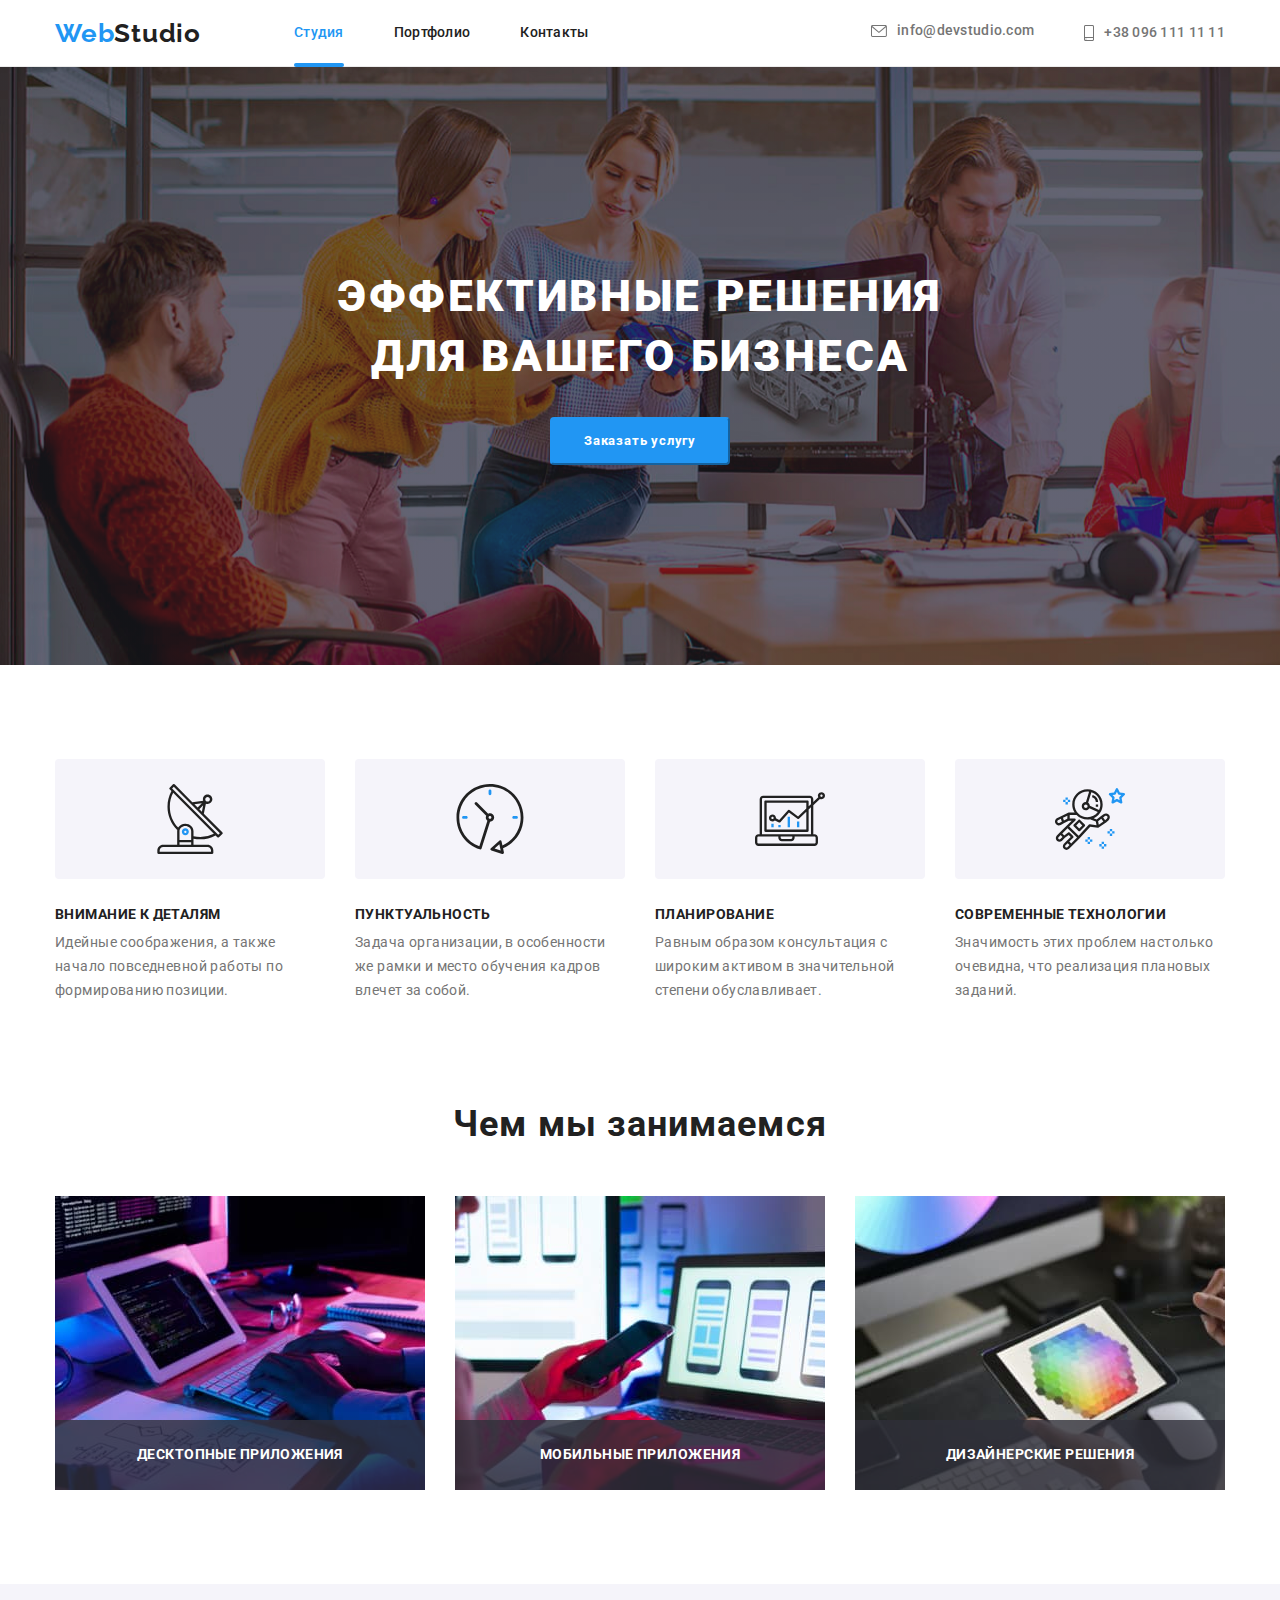
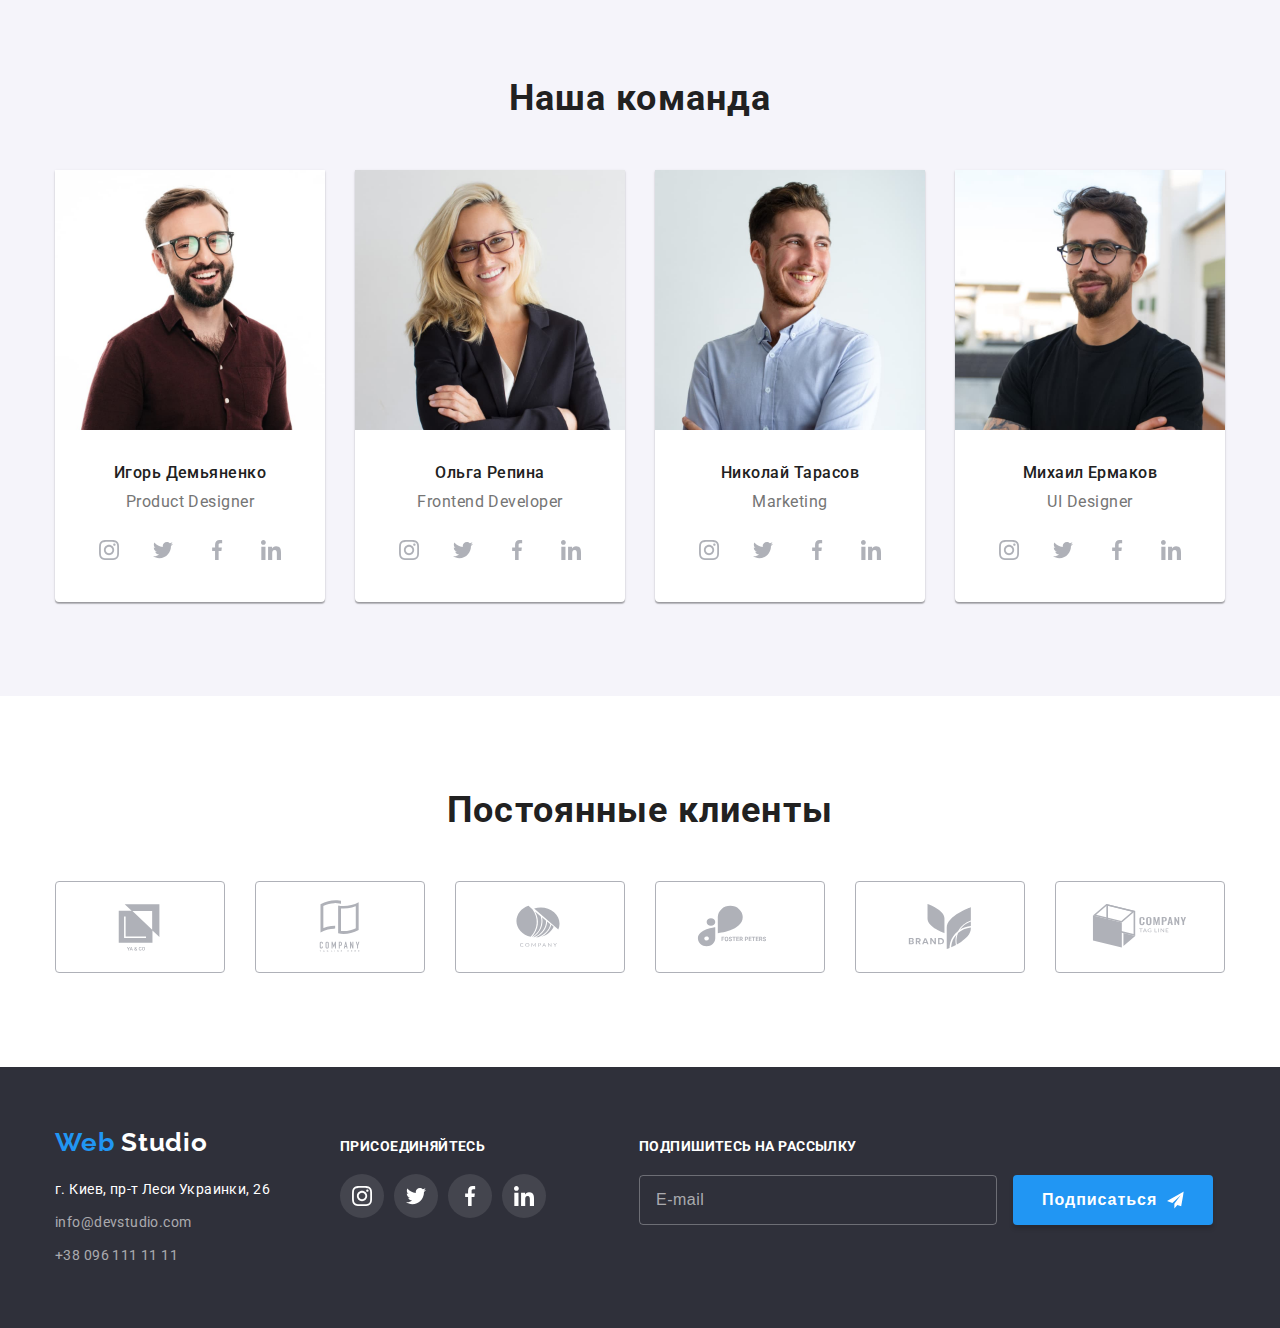
<file: index.html>
<!DOCTYPE html>
<html lang="ru">
<head>
    <meta charset="UTF-8">
    <meta http-equiv="X-UA-Compatible" content="IE=edge">
    <meta name="viewport" content="width=, initial-scale=1.0">
    <title>Студия</title>
    <link rel="stylesheet" href="https://cdnjs.cloudflare.com/ajax/libs/modern-normalize/1.1.0/modern-normalize.min.css"
        integrity="sha512-wpPYUAdjBVSE4KJnH1VR1HeZfpl1ub8YT/NKx4PuQ5NmX2tKuGu6U/JRp5y+Y8XG2tV+wKQpNHVUX03MfMFn9Q=="
        crossorigin="anonymous" referrerpolicy="no-referrer" />
    <link rel="preconnect" href="https://fonts.googleapis.com">
    <link rel="preconnect" href="https://fonts.gstatic.com" crossorigin>
    <link href="https://fonts.googleapis.com/css2?family=Raleway:wght@700&family=Roboto:wght@400;500;700;900&display=swap"
        rel="stylesheet">
        <link rel="stylesheet" href="./styles/styles.css">
        <link rel="preconnect" href="https://fonts.googleapis.com">
        <link rel="preconnect" href="https://fonts.gstatic.com" crossorigin>
        <link href="https://fonts.googleapis.com/css2?family=Oleo+Script:wght@700&display=swap" rel="stylesheet">
</head>
<body>
    <!-- <div class="container"> -->
    <!-- header -->
    <header class="header">
        <div class="container header_container">
        <a class="studio_naming" href=""> <span class="naming_first_part">Web</span>Studio</a>
        <!-- navigation -->
        <nav class="navigation">
            <ul class="links">
                <li class="item"><a class="link link_uncommon" href="./index.html">Студия</a></li>
                <li class="item"><a class="link" href="./portfolio.html">Портфолио</a></li>
                <li class="item"><a class="link" href="">Контакты</a></li>
            </ul>
        </nav>

        <!-- contacts -->
        <ul class="contact_links">
            <li class="item"><a class="link" href="mailto:info@devstudio.com">
                <svg class="header_contact_link" width="16" height="12">
                <use href="./pictures/sprite/sprite.svg#icon-header-mail-icon"> </use>
                </svg> info@devstudio.com</a>
            </li>
            <li class="item"><a class="link" href="tel:+380961111111">
                <svg class="header_contact_link" width="10" height="16">
                    <use href="./pictures/sprite/sprite.svg#icon-header-phone-icon"> </use>
                </svg> +38 096 111 11 11</a></li>
        </ul>
        </div>
    </header>
    <main>

    <!--hero section-->
    <section class="hero">
        <div class="container">
        <h1 class="hero_title">Эффективные решения для вашего бизнеса</h1>
        <button class="btn" type="button" data-modal-open>Заказать услугу</button>
        <div class="backdrop" data-modal>
            <div class="modal_wrapper">
            <button class="modal_btn" type="button" data-modal-close>
                <svg class="xmark" width="11" height="11"> <use href="./pictures/sprite/sprite.svg#icon-xmark"></use>
                </svg>
            </button>
            <form class="modal_form">
                <p>Оставьте свои данные, мы вам перезвоним</p>
                <label class="input_field">
                    <span>Имя</span> 
                    <span class="area">
                        <input type="text" name="name" class="input_area">
                        <svg width="18" height="18" class="field_icon"> 
                            <use href="./pictures/sprite/sprite.svg#icon-avatar"></use>
                        </svg>
                    </span>
                </label>
                <label class="input_field" >
                    <span>Телефон</span>
                    <span class="area">
                        <input type="tel" name="phone number" class="input_area">
                        <svg width="18" height="18" class="field_icon"> 
                            <use href="./pictures/sprite/sprite.svg#icon-phone"></use>
                        </svg>
                    </span>
                </label>
                <label class="input_field">
                    <span>Почта</span>
                    <span class="area">
                        <input type="email" name="email" class="input_area">
                        <svg width="18" height="18" class="field_icon">
                            <use href="./pictures/sprite/sprite.svg#icon-mail"></use>
                        </svg>
                    </span>
                </label>
                <label class="textarea">
                    <span>Комментарий</span>
                    <textarea name="comment" placeholder="Введите текст" ></textarea>
                </label>
                <label class="policy">
                    <input type="checkbox" name="policy accept" class="stock_checkbox">
                    <span class="checkbox"> <svg width="16" height="15" class="checked"> <use href="./pictures/sprite/sprite.svg#icon-check"></use></svg></span>
                    <span>Соглашаюсь с рассылкой и принимаю <a href="">Условия договора</a></span>
                </label>
                <label class="modal-form__submit">
                    <input type="submit" value=" " class="submit_btn">
                    <span class="submit_logo">Отправить</span>
                </label>
            </form>
            </div>
        </div>
        </div>
    </section>

    <!--about section-->
    <section class="about">
        <div class="container">
        <h2 hidden>Приоритеты</h2>
<ul class="about_activity">
    <li class="activity_direction">
        <div class="activity_icon_box"><svg class="activity_icon" width="70" height="70">
            <use href="./pictures/sprite/sprite.svg#icon-antenna-icon"> </use>
        </svg></div>
        <h3 class="activity_naming">Внимание к деталям</h3>
        <p class="activity_description">Идейные соображения, а также начало повседневной работы по формированию позиции.</p>
    </li>
    <li class="activity_direction">
        <div class="activity_icon_box"><svg class="activity_icon" width="70" height="70">
            <use href="./pictures/sprite/sprite.svg#icon-clock-icon"> </use>
        </svg></div>
        <h3 class="activity_naming">Пунктуальность</h3>
        <p class="activity_description">Задача организации, в особенности же рамки и место обучения кадров влечет за собой.</p>
    </li>
    <li class="activity_direction">
        <div class="activity_icon_box"><svg class="activity_icon" width="70" height="70">
            <use href="./pictures/sprite/sprite.svg#icon-diagram-icon"> </use>
        </svg></div>
        <h3 class="activity_naming">Планирование</h3>
        <p class="activity_description">Равным образом консультация с широким активом в значительной степени обуславливает.</p>
    </li>
    <li class="activity_direction">
        <div class="activity_icon_box"><svg class="activity_icon" width="70" height="70">
            <use href="./pictures/sprite/sprite.svg#icon-astronaut-icon"> </use>
        </svg></div>
        <h3 class="activity_naming">Современные технологии</h3>
        <p class="activity_description">Значимость этих проблем настолько очевидна, что реализация плановых заданий.</p>
    </li>
</ul>
    </div>
    </section>

    <!--illustration activity section-->
    <section class="illustration">
        <div class="container">
        <h2 class="illusration_naming">Чем мы занимаемся</h2>
        <ul class="illusration_pictures">
            <li class="illustration_picture">
                <img src="./pictures/woking-1.jpg"
                alt="работник печатает на клавиатуре"
                width="370"
                height="294">
                <p>Десктопные приложения</p>
            </li>
            <li class="illustration_picture">
                <img src="./pictures/working-2.jpg"
                alt="работник держит телефон в руке"
                width="370"
                height="294">
                <p>Мобильные приложения</p>
            </li>
            <li class="illustration_picture">
                <img src="./pictures/working-3.jpg"
                alt="работник держит планшет в руке"
                width="370"
                height="294">
                <p>Дизайнерские решения</p>
            </li>
        </ul>
    </div>
    </section>

    <!--team members section-->
    <section class="team">
        <div class="container">
        <h2 class="team_presention">Наша команда</h2>
        <ul class="team_members_inf">
            <li class="team_member">
                <img class="team_member_photo" src="./pictures/teammate-1.jpg"
                alt="Игорь Демьяненко фото"
                width="270"
                height="260">
                <div class="team_member_data">
                <h3 class="team_member_name">Игорь Демьяненко</h3>
                <p class="team_member_speciality">Product Designer</p>
                </div>
                <ul class="team_member_icons">
                    <li>
                        <a class="team_member_contact" href=""><svg class="team_member_contact_icon" width="20" height="20">
                                <use href="./pictures/sprite/sprite.svg#icon-instagram-icon"></use>
                            </svg></a>
                    </li>
                    <li>
                        <a class="team_member_contact" href=""><svg class="team_member_contact_icon" width="20" height="20">
                                <use href="./pictures/sprite/sprite.svg#icon-twitter-icon"></use>
                            </svg></a>
                    </li>
                    <li>
                        <a class="team_member_contact" href=""><svg class="team_member_contact_icon" width="20" height="20">
                                <use href="./pictures/sprite/sprite.svg#icon-facebook-icon"></use>
                            </svg></a>
                    </li>
                    <li>
                        <a class="team_member_contact" href=""><svg class="team_member_contact_icon" width="20" height="20">
                                <use href="./pictures/sprite/sprite.svg#icon-linkedin-icon"></use>
                            </svg></a>
                    </li>
                </ul>
            </li>
            <li class="team_member">
                <img class="team_member_photo" src="./pictures/teammate-2.jpg"
                alt="Ольга Репина фото"
                width="270"
                height="260">
                <div class="team_member_data">
                <h3 class="team_member_name">Ольга Репина</h3>
                <p class="team_member_speciality">Frontend Developer</p>
                </div>
                <ul class="team_member_icons">
                    <li>
                        <a class="team_member_contact" href=""><svg class="team_member_contact_icon" width="20" height="20">
                                <use href="./pictures/sprite/sprite.svg#icon-instagram-icon"></use>
                            </svg></a>
                    </li>
                    <li>
                        <a class="team_member_contact" href=""><svg class="team_member_contact_icon" width="20" height="20">
                                <use href="./pictures/sprite/sprite.svg#icon-twitter-icon"></use>
                            </svg></a>
                    </li>
                    <li>
                        <a class="team_member_contact" href=""><svg class="team_member_contact_icon" width="20" height="20">
                                <use href="./pictures/sprite/sprite.svg#icon-facebook-icon"></use>
                            </svg></a>
                    </li>
                    <li>
                        <a class="team_member_contact" href=""><svg class="team_member_contact_icon" width="20" height="20">
                                <use href="./pictures/sprite/sprite.svg#icon-linkedin-icon"></use>
                            </svg></a>
                    </li>
                </ul>
            </li>
            <li class="team_member">
                <img class="team_member_photo" src="./pictures/teammate-3.jpg"
                alt="Николай Тарасов"
                width="270"
                height="260">
                <div class="team_member_data">
                <h3 class="team_member_name">Николай Тарасов</h3>
                <p class="team_member_speciality">Marketing</p>
                </div>
                <ul class="team_member_icons">
                    <li>
                        <a class="team_member_contact" href=""><svg class="team_member_contact_icon" width="20" height="20">
                                <use href="./pictures/sprite/sprite.svg#icon-instagram-icon"></use>
                            </svg></a>
                    </li>
                    <li>
                        <a class="team_member_contact" href=""><svg class="team_member_contact_icon" width="20" height="20">
                                <use href="./pictures/sprite/sprite.svg#icon-twitter-icon"></use>
                            </svg></a>
                    </li>
                    <li>
                        <a class="team_member_contact" href=""><svg class="team_member_contact_icon" width="20" height="20">
                                <use href="./pictures/sprite/sprite.svg#icon-facebook-icon"></use>
                            </svg></a>
                    </li>
                    <li>
                        <a class="team_member_contact" href=""><svg class="team_member_contact_icon" width="20" height="20">
                                <use href="./pictures/sprite/sprite.svg#icon-linkedin-icon"></use>
                            </svg></a>
                    </li>
                </ul>
           </li>
            <li class="team_member">
                <img class="team_member_photo" src="./pictures/teammate-4.jpg"
                alt="Михаил Ермаков фото"
                width="270"
                height="260">
                <div class="team_member_data">
                <h3 class="team_member_name">Михаил Ермаков</h3>
                <p class="team_member_speciality">UI Designer</p>
                </div>
                <ul class="team_member_icons">
                    <li>
                        <a class="team_member_contact" href=""><svg class="team_member_contact_icon" width="20" height="20"> 
                    <use href="./pictures/sprite/sprite.svg#icon-instagram-icon"></use> 
                </svg></a>
            </li>
                    <li>
                        <a class="team_member_contact" href=""><svg class="team_member_contact_icon" width="20" height="20">
                    <use href="./pictures/sprite/sprite.svg#icon-twitter-icon"></use>
                </svg></a>
            </li>
                    <li>
                        <a class="team_member_contact" href=""><svg class="team_member_contact_icon" width="20" height="20">
                    <use href="./pictures/sprite/sprite.svg#icon-facebook-icon"></use>
                </svg></a>
            </li>
                    <li>
                        <a class="team_member_contact" href=""><svg class="team_member_contact_icon" width="20" height="20">
                    <use href="./pictures/sprite/sprite.svg#icon-linkedin-icon"></use>
                </svg></a>
            </li>
                </ul> 
            </li>
        </ul>
    </div>
    </section>
    <section class="clients">
        <div class="container main_clients">
            <h2>Постоянные клиенты</h2>
            <ul class="clients_list">
                <li><a href=""> <svg class="client_icon"> <use href="./pictures/sprite/sprite.svg#icon-main-bottom-first-logo"> </use></svg></a></li>
                <li><a href=""> <svg class="client_icon"> <use href="./pictures/sprite/sprite.svg#icon-main-bottom-second-logo"> </use></svg></a></li>
                <li><a href=""> <svg class="client_icon"> <use href="./pictures/sprite/sprite.svg#icon-main-bottom-third-logo"> </use></svg></a></li>
                <li><a href=""> <svg class="client_icon"> <use href="./pictures/sprite/sprite.svg#icon-main-bottom-fourth-logo"> </use></svg></a></li>
                <li><a href=""> <svg class="client_icon"> <use href="./pictures/sprite/sprite.svg#icon-main-bottom-fiveth-logo"> </use></svg></a></li>
                <li><a href=""> <svg class="client_icon"> <use href="./pictures/sprite/sprite.svg#icon-main-bottom-sixth-logo"> </use></svg></a></li>
            </ul>

        </div>
    </section>
    </main>

    <!-- footer section -->
    <footer class="footer">
        <div class="container">
            <div class="footer_contacts_block">
                <a class="studio_naming" href=""> <span class="naming_first_part">Web</span> <span class="naming_second_part">Studio</span></a>
                <address>
                    <ul class="footer_contacts">
                        <li><a target="blank" class="studio_location" href="https://goo.gl/maps/rv8X6NTWvVzBSWie9">г. Киев, пр-т Леси Украинки, 26</a></li>
                        <li><a class="studio_mail" href="mailto:info@devstudio.com">info@devstudio.com</a></li>
                        <li><a class="studio_phone_number" href="tel:+380961111111">+38 096 111 11 11</a></li>
                    </ul>
                </address>
            </div>
        <div class="footer_links">
            <h3>присоединяйтесь</h3>
            <div class="studio_link_icons">
                <a class="studio_link" href=""><svg class="studio_link_icon" width="20" height="20">
                        <use href="./pictures/sprite/sprite.svg#icon-instagram-icon"></use>
                    </svg></a>
                <a class="studio_link" href=""><svg class="studio_link_icon" width="20" height="20">
                        <use href="./pictures/sprite/sprite.svg#icon-twitter-icon"></use>
                    </svg></a>
                <a class="studio_link" href=""><svg class="studio_link_icon" width="20" height="20">
                        <use href="./pictures/sprite/sprite.svg#icon-facebook-icon"></use>
                    </svg></a>
                <a class="studio_link" href=""><svg class="studio_link_icon" width="20" height="20">
                        <use href="./pictures/sprite/sprite.svg#icon-linkedin-icon"></use>
                    </svg></a>
            </div>
        </div>
        <form class="footer_form">
            <p>Подпишитесь на рассылку</p>
            <label class="subs">
                <input type="email" placeholder="E-mail" class="mail_input">
            </label>
            <button type="submit" class="subs_btn"> 
                <span>Подписаться</span> 
                <svg width="24px" height="24px" class="send_icon"> 
                    <use href="./pictures/sprite/sprite.svg#icon-icon-send"> 
                    </use>
                </svg> 
                </button>
        </form>
        </div>
    </footer>
    <script src="./js/modal.js"></script>
</body>
</html>
</file>
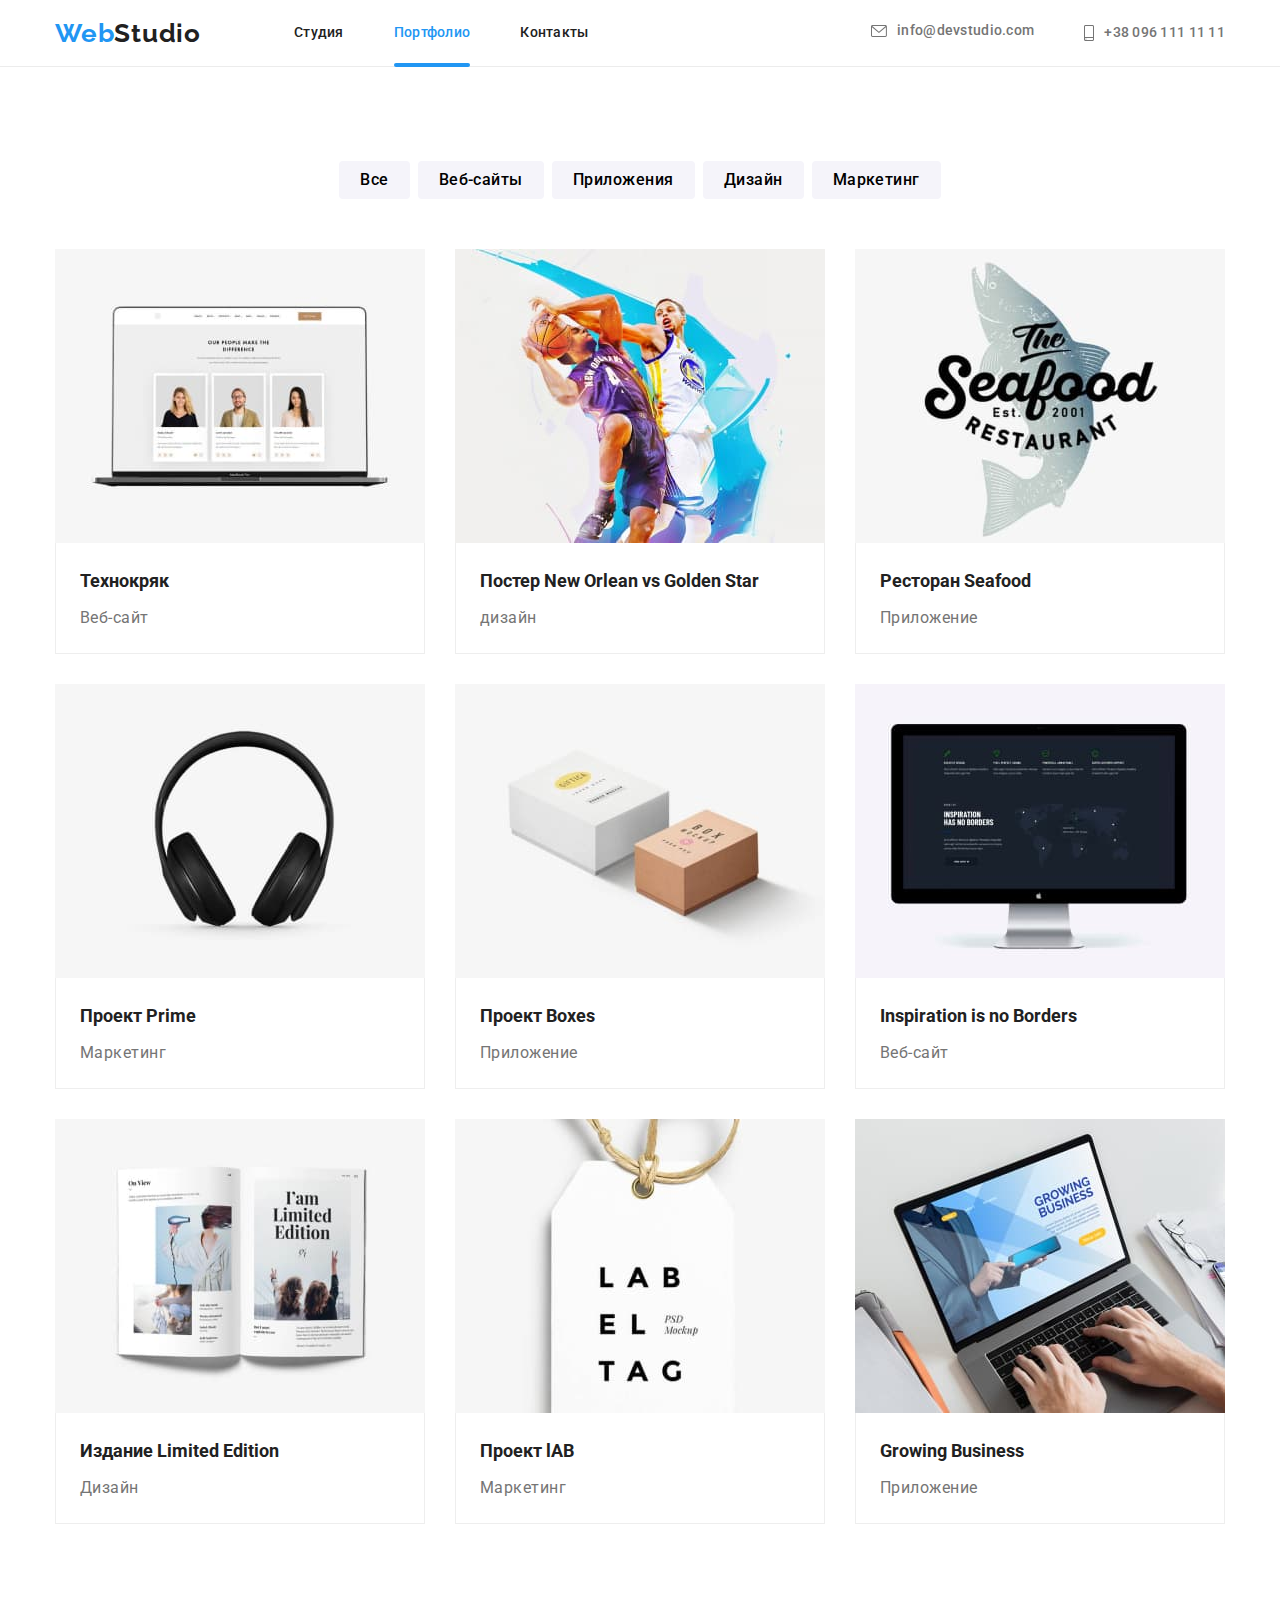
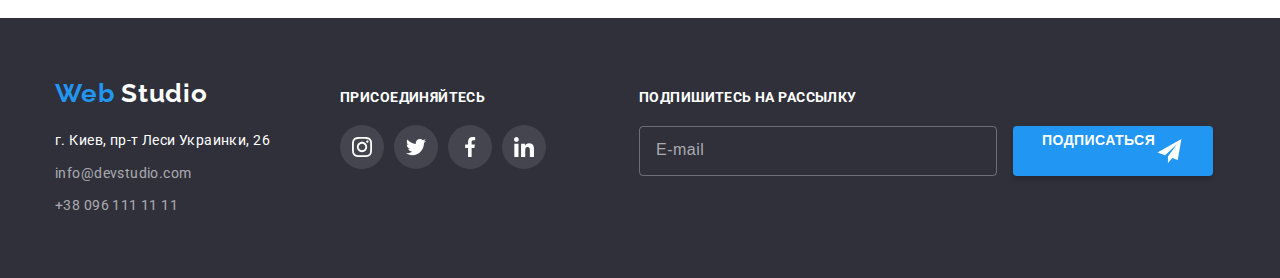
<file: portfolio.html>
<!DOCTYPE html>
<html lang="ru">
<head>
    <meta charset="UTF-8">
    <meta http-equiv="X-UA-Compatible" content="IE=edge">
    <meta name="viewport" content="width=device-width, initial-scale=1.0">
    <title>Портфолио</title>
    <link rel="stylesheet" href="https://cdnjs.cloudflare.com/ajax/libs/modern-normalize/1.1.0/modern-normalize.min.css"
        integrity="sha512-wpPYUAdjBVSE4KJnH1VR1HeZfpl1ub8YT/NKx4PuQ5NmX2tKuGu6U/JRp5y+Y8XG2tV+wKQpNHVUX03MfMFn9Q=="
        crossorigin="anonymous" referrerpolicy="no-referrer" />
    <link rel="preconnect" href="https://fonts.googleapis.com">
    <link rel="preconnect" href="https://fonts.gstatic.com" crossorigin>
    <link href="https://fonts.googleapis.com/css2?family=Raleway:wght@700&family=Roboto:wght@400;500;700;900&display=swap"
        rel="stylesheet">
        <link rel="stylesheet" href="./styles/styles.css">
        <link rel="preconnect" href="https://fonts.googleapis.com">
        <link rel="preconnect" href="https://fonts.gstatic.com" crossorigin>
        <link href="https://fonts.googleapis.com/css2?family=Oleo+Script:wght@700&display=swap" rel="stylesheet">
</head>
<body>
    <!-- header -->
    <header class="header">
        <div class="container header_container">
            <a class="studio_naming" href=""> <span class="naming_first_part">Web</span>Studio</a>
            <!-- navigation -->
            <nav class="navigation">
                <ul class="links">
                    <li class="item"><a class="link" href="./index.html">Студия</a></li>
                    <li class="item"><a class="link link_uncommon" href="./portfolio.html">Портфолио</a></li>
                    <li class="item"><a class="link" href="">Контакты</a></li>
                </ul>
            </nav>
    
            <!-- contacts -->
            <ul class="contact_links">
                <li class="item"><a class="link" href="mailto:info@devstudio.com">
                        <svg class="header_contact_link" width="16" height="12">
                            <use href="./pictures/sprite/sprite.svg#icon-header-mail-icon"> </use>
                        </svg> info@devstudio.com</a>
                </li>
                <li class="item"><a class="link" href="tel:+380961111111">
                        <svg class="header_contact_link" width="10" height="16">
                            <use href="./pictures/sprite/sprite.svg#icon-header-phone-icon"> </use>
                        </svg> +38 096 111 11 11</a></li>
            </ul>
        </div>
    </header>
    <!-- projects sort buttons -->
    <main>
        <!-- sort buttons -->
        <section class="portfolio">
            <div class="container">
            <h2 hidden>Сортувальні кнопки</h2>
            <ul class="sort_buttons">
                <li><button class="sort_button">Все</button></li>
                <li><button class="sort_button">Веб-сайты</button></li>
                <li><button class="sort_button">Приложения</button></li>
                <li><button class="sort_button">Дизайн</button></li>
                <li><button class="sort_button">Маркетинг</button></li>
            </ul>
        <!-- projects -->
        <ul class="studio_projects">
            <li class="studio_project">
                <a href="">
                <img class="project_photo" src="./pictures/laptop.jpg" alt="ноутбук із скріншотом сайту"> 
                <div class="project_data">
                <h3 class="project_naming">Технокряк</h3>
                <p class="project_direction">Веб-сайт</p>
                </div>
                <div class="annotation"> <p>Ресурс предлагает комплексные предложения с разным уровнем функционала и сервисов. 
                    Все это позволит посетителю получить исчерпывающие сведения о компании или частном лице. </p> </div>
                </a>
            </li>
            <li class="studio_project">
                <a href="">
                <img class="project_photo" src="./pictures/basketball.jpg" alt="два гравця грають у баскетбол">
                <div class="project_data">
                <h3 class="project_naming">Постер New Orlean vs Golden Star</h3>
                <p class="project_direction">дизайн</p>
                </div>
                <div class="annotation"> <p>Ресурс предлагает комплексные предложения с разным уровнем функционала и сервисов. 
                    Все это позволит посетителю получить исчерпывающие сведения о компании или частном лице.</p></div>
                </a>
           </li>
            <li class="studio_project">
                <a href="">
                <img class="project_photo" src="./pictures/restorant_logo.jpg" alt="логотип ресторану seafood">
                <div class="project_data">
                <h3 class="project_naming">Ресторан Seafood</h3>
                <p class="project_direction">Приложение</p>
                </div>
                <div class="annotation"> <p>Ресурс предлагает комплексные предложения с разным уровнем функционала и сервисов. 
                    Все это позволит посетителю получить исчерпывающие сведения о компании или частном лице.</p></div>
                </a>
            </li>
            <li class="studio_project">
                <a href="">
                <img class="project_photo" src="./pictures/headphones.jpg" alt="фото навушників">
                <div class="project_data">
                <h3 class="project_naming">Проект Prime</h3>
                <p class="project_direction">Маркетинг</p>
                </div>
                <div class="annotation"> <p>Ресурс предлагает комплексные предложения с разным уровнем функционала и сервисов. 
                    Все это позволит посетителю получить исчерпывающие сведения о компании или частном лице.</p></div>
                </a>
            </li>
            <li class="studio_project">
                <a href="">
                <img class="project_photo" src="./pictures/boxes.jpg" alt="фото двох коробок">
                <div class="project_data">
                <h3 class="project_naming">Проект Boxes</h3>
                <p class="project_direction">Приложение</p>
                </div>
                <div class="annotation"> <p>Ресурс предлагает комплексные предложения с разным уровнем функционала и сервисов. 
                    Все это позволит посетителю получить исчерпывающие сведения о компании или частном лице.</p></div>
                </a>
            </li>
            <li class="studio_project">
                <a href="">
                <img class="project_photo" src="./pictures/imac.jpg" alt="фото компютера">
                <div class="project_data">
                <h3 class="project_naming">Inspiration is no Borders</h3>
                <p class="project_direction">Веб-сайт</p>
                </div>
                <div class="annotation"> <p>Ресурс предлагает комплексные предложения с разным уровнем функционала и сервисов. 
                    Все это позволит посетителю получить исчерпывающие сведения о компании или частном лице.</p></div>
                </a>
            </li>
            <li class="studio_project">
                <a href="">
                <img class="project_photo" src="./pictures/book.jpg" alt="книга">
                <div class="project_data">
                <h3 class="project_naming">Издание Limited Edition</h3>
                <p class="project_direction">Дизайн</p>
                </div>
                <div class="annotation"> <p>Ресурс предлагает комплексные предложения с разным уровнем функционала и сервисов. 
                    Все это позволит посетителю получить исчерпывающие сведения о компании или частном лице.</p></div>
                </a>
            </li>
            <li class="studio_project">
                <a href="">
                <img class="project_photo" src="./pictures/birka.jpg" alt="ярлик">
                <div class="project_data">
                <h3 class="project_naming">Проект lAB</h3>
                <p class="project_direction">Маркетинг</p>
                </div>
                <div class="annotation"> <p>Ресурс предлагает комплексные предложения с разным уровнем функционала и сервисов. 
                    Все это позволит посетителю получить исчерпывающие сведения о компании или частном лице.</p></div>
                </a>
            </li>
            <li class="studio_project">
                <a href="">
                <img class="project_photo" src="./pictures/printing.jpg" alt="руки на клавіатурі">
                <div class="project_data">
                <h3 class="project_naming">Growing Business</h3>
                <p class="project_direction">Приложение</p>
                </div>
                <div class="annotation"> <p>Ресурс предлагает комплексные предложения с разным уровнем функционала и сервисов. 
                    Все это позволит посетителю получить исчерпывающие сведения о компании или частном лице.</p></div>
                </a>
            </li>
        </ul>
            </div>
        </section>
    </main>
    <!-- footer section -->
    <footer class="footer">
        <div class="container">
            <div class="footer_contacts_block">
                <a class="studio_naming" href=""> <span class="naming_first_part">Web</span> <span
                        class="naming_second_part">Studio</span></a>
                <address>
                    <ul class="footer_contacts">
                        <li><a target="blank" class="studio_location" href="https://goo.gl/maps/rv8X6NTWvVzBSWie9">г. Киев,
                                пр-т Леси Украинки, 26</a></li>
                        <li><a class="studio_mail" href="mailto:info@devstudio.com">info@devstudio.com</a></li>
                        <li><a class="studio_phone_number" href="tel:+380961111111">+38 096 111 11 11</a></li>
                    </ul>
                </address>
            </div>
            <div class="footer_links">
                <h3>присоединяйтесь</h3>
                <div class="studio_link_icons">
                    <a class="studio_link" href=""><svg class="studio_link_icon" width="20" height="20">
                            <use href="./pictures/sprite/sprite.svg#icon-instagram-icon"></use>
                        </svg></a>
                    <a class="studio_link" href=""><svg class="studio_link_icon" width="20" height="20">
                            <use href="./pictures/sprite/sprite.svg#icon-twitter-icon"></use>
                        </svg></a>
                    <a class="studio_link" href=""><svg class="studio_link_icon" width="20" height="20">
                            <use href="./pictures/sprite/sprite.svg#icon-facebook-icon"></use>
                        </svg></a>
                    <a class="studio_link" href=""><svg class="studio_link_icon" width="20" height="20">
                            <use href="./pictures/sprite/sprite.svg#icon-linkedin-icon"></use>
                        </svg></a>
                </div>
            </div>
            <form class="footer_form">
                <p>Подпишитесь на рассылку</p>
                <label class="subs">
                    <input type="mail" placeholder="E-mail" class="mail_input">
                    <button type="submit" class="subs_btn">
                        <p>Подписаться</p>
                        <svg with="24px" height="24px" class="send_icon">
                            <use href="./pictures/sprite/sprite.svg#icon-icon-send">
                            </use>
                        </svg>
                    </button>
                </label>
            </form>
            </div>
        </div>
    </footer>
</body>
</html>
</file>
<file: styles/styles.css>
:root{
    /* colous */
    --action_color:#2196F3;
    --accent_color:#2196F3;
    --main_color:#212121;
    --second_color:#2F303A;
    --back_color:#ffffff;
    --subtextual_color:#757575;


    /* shadows */
    --team_section_shadows:0px 1px 3px rgba(0, 0, 0, 0.12),
    0px 1px 1px rgba(0, 0, 0, 0.14),
    0px 2px 1px rgba(0, 0, 0, 0.2);

    /* fonts */
    --main_font:'Roboto', 'sans serif';
    --second_font:'Raleway'

}

*,
*::before,
*::after {
    box-sizing: border-box;
}

/* Icons */
.header_contact_link{
    fill: currentColor;
    margin-right: 10px;
}


body{
    font-family: var(--main_font);
    color: var(--main_color);
    font-style: normal;
    margin: auto;
    padding: 0;
}

.container{
    width: 1200px;
    height: auto;
    margin: 0 auto;
    padding: 0 15px;
}

li{
    list-style-type:none;
}

ul{
    padding-left: 0;
}

h1, h2, h3, h4, h5, h6, p, ul{
    margin: 0;
    padding: 0;
}

.header{
    background-color: var(--back_color);
    border-bottom:solid #ECECEC 1px;
}

.header_container{
    display: flex;
    align-items: center;
    margin-left: auto;
    margin-right: auto;
}

.studio_naming{
    font-family:var(--second_font);
    font-weight: 700;
    font-size: 26px;
    line-height: 1.19;
    letter-spacing: 0.03em;
    text-decoration:none;
    color: inherit;
    margin-right: 93px;
}

.naming_first_part{
    color:var(--accent_color);
   
}

.link{
position: relative;
display: flex;
align-items: center;
font-weight: 500;
font-size: 14px;
line-height: 0.8;
letter-spacing: 0.02em;
color: inherit;
padding-top: 25px;
padding-bottom: 25px;
transition:color, 250ms cubic-bezier(0.4, 0, 0.2, 1);
}

.links{
    display: flex;
    padding: 0;
    margin-top: 0;
    margin-bottom: 0;
}

.links .link::after{
    position: absolute;
    content: '';
    background-color: var(--action_color);
    bottom: -3px;
    width: 100%;
    height: 4px;
    border-radius: 2px;
    z-index: -1;
}

.item{
margin-right:50px;
}

.item:last-child{
    margin-right: 0;
}

.contact_links{
    display: flex;
    justify-content: flex-end;
    padding: 0;
    margin-top: 0;
    margin-bottom: 0;
}

.contact_links li:first-child{
    margin-right: 50px;
}

.contact_links .link{
    color:var(--subtextual_color);
    font-weight: 500;
    font-size: 14px;
    line-height: 0.8;
    letter-spacing: 0.02em;
}

.link:hover, .link:focus{
    color: var(--action_color);
    z-index: 1;
}

.link.link_uncommon{
    color: var(--action_color);
    z-index: 1;
}

.link_uncommon{
    color: var(--action_color);
}

.link{
    text-decoration:none;
}

.hero{
    background-color:var(--subtextual_color);
    background-image:linear-gradient(rgba(47, 48, 58, 0.4), rgba(47, 48, 58, 0.4)), url('../pictures/backgrounds/main-top-bsckground.png');
    padding-top: 200px;
    padding-bottom: 200px;
    margin-left: auto;
    margin-right: auto;
    text-align: center;
}

.hero h1{
font-weight: 900;
font-size: 44px;
line-height: 1.36;
width: 696px;
letter-spacing: 0.06em;
text-transform: uppercase;
color: var(--back_color);
margin: 0 auto;
margin-bottom: 30px;
}

.hero .container{
    align-items: center;
    flex-direction: column;
}

.btn{
    background-color:var(--action_color);
    color: var(--back_color);
    font-weight: 700;
    line-height: 1.86;
    letter-spacing: 0.06em;
    cursor: pointer;
    font-family: inherit;
    border-color: var(--accent_color);
    border-radius: 4px;
    padding: 10px 32px;
}

.backdrop.is-hidden{
    position: fixed;
    width: 100%;
    height: 100%;
    top:0;
    left: 0;
    background-color: rgba(0,0,0,0.2);
    opacity: 1;
    pointer-events: all;
    visibility: visible;
    transition: opacity 1000ms, visibility 1000ms;
}


.backdrop{
opacity: 0;
pointer-events: none;
visibility: hidden;
transition: opacity 1000ms, visibility 1000ms;
z-index: 3;
}

.modal_wrapper{
    position: absolute;
    top: 50%;
    left: 50%;
    transform: translate(-50%, -50%);
    background-color: #fff;
    width: 528px;
        height: 581px;
    box-shadow: 0px 1px 3px rgba(0, 0, 0, 0.12), 0px 1px 1px rgba(0, 0, 0, 0.14), 0px 2px 1px rgba(0, 0, 0, 0.2);
        border-radius: 4px;
        transition: transform 250ms cubic-bezier(0.4, 0, 0.2, 1);
        }

.modal_btn{
    position: absolute;
    right: 8px;
    top: 8px;
    border-radius: 50%;
    width:30px;
    height: 30px;
    display:flex;
    justify-content:center;
    align-items: center;
    padding: 0;
    border: 1px solid rgba(0, 0, 0, 0.1);
    background-color: #ffffff;
    transition: fill 250ms cubic-bezier(0.4, 0, 0.2, 1);
}

.modal_btn:hover, .modal_btn:focus{
    fill: var(--action_color);
}

.modal_form{
     display: flex;
     flex-direction: column;
     justify-content: center;
     padding: 40px;
     width: 100%;
     height: 100%;
}

.input_area{
    position: relative;
border: 1px solid rgba(33, 33, 33, 0.2);
    border-radius: 4px;
    width: 100%;
    height: 40px;
    display: flex;
    align-items: center;
    padding-top: 14px;
    padding-bottom: 14px;
    padding-left: 42px;
    transition: border-color 250ms cubic-bezier(0.4, 0, 0.2, 1);
}

.modal_form p{
    width: 100%;
    font-weight: 700;
        font-size: 20px;
        line-height: 1.15;
        letter-spacing: 0.03em;
        margin-bottom: 12px;
}

.input_field{
    position: relative;
    text-align: left;
    margin-bottom: 10px;
}


.input_area:focus, .input_area:focus + svg{
    border-color: var(--action_color);
    fill: var(--action_color);
}

.input_field span{
    font-weight: 400;
        font-size: 12px;
        line-height: 1.16;
        letter-spacing: 0.01em;
        color: var(--subtextual_color);
        margin-bottom: 4px;
}

.area{
    position: relative;
    display: block;
    height: 40px;
}

.textarea{
    position: relative;
    text-align: left;
    margin-bottom: 20px;
}

.textarea span{
    font-weight: 400;
        font-size: 12px;
        line-height: 1.16;
        letter-spacing: 0.01em;
        color: var(--subtextual_color);
        margin-bottom: 4px;
}

.textarea textarea{
    resize: none;
    text-align: left;
    border: 1px solid rgba(33, 33, 33, 0.2);
        border-radius: 4px;
        width: 100%;
        height: 120px;
        display: flex;
            align-items: center;
            padding: 12px 16px; 
            transition: border-color 250ms cubic-bezier(0.4, 0, 0.2, 1), fill 250ms cubic-bezier(0.4, 0, 0.2, 1);   
}

.input_field textarea::placeholder{
    font-weight: 400;
        font-size: 14px;
        line-height: 1.14;
        letter-spacing: 0.01em;
        color: rgba(117, 117, 117, 0.5);
}

textarea:focus {
    border-color: var(--action_color);
    fill: var(--action_color);
}

.field_icon{
    position: absolute;
        top: 50%;
        left: 15px;
        fill: #212121;
        transform: translateY(-50%);
        transition: fill 250ms cubic-bezier(0.4, 0, 0.2, 1);
}

.policy{
    display: flex;
    justify-content: center;
    align-items:center;
    margin-bottom: 30px;
}

.policy a{
    color: var(--accent_color);
}

.stock_checkbox{
        -webkit-appearance: none;
            -moz-appearance: none;
            appearance: none;
}

.checkbox{
    width: 16px;
    height: 15px;
    border-radius: 2px;
    border: 2px solid var(--main_color);
    margin-right: 8px;
    display: flex;
    align-items: center;
    justify-content: center;
}

.stock_checkbox:checked + .checkbox{
    background-color:var(--action_color);
    border-color: var(--action_color);
    background-size: contain;
    background-origin:content-box;
}

.stock_checkbox:focus + .checkbox{
    border-color: var(--action_color);
}

.policy span:last-child{
    width: auto;
    font-weight: 400;
        font-size: 14px;
        line-height: 1.71;
        letter-spacing: 0.03em;
        color: var(--subtextual_color);
        margin:0;
        padding: 0;
}

.midal-form__submit{
    position:relative;
}

.submit_btn{
    width: 200px;
    height: 50px;
    background-color: var(--accent_color);
    box-shadow: 0px 4px 4px rgba(0, 0, 0, 0.15);
    border-radius: 4px;
    border: 0px;
    padding: 0;
}

.submit_logo{
        font-weight: 700;
        font-size: 16px;
        line-height: 30px;
        letter-spacing: 0.06em;
        color: #FFFFFF;
    position: absolute;
    bottom: 14px;
    left: 220px;
    transform: translateY(-100%);
}

.about{
    padding-top: 94px;
}

.about_activity{
    display: flex;
    justify-content: space-between;
    margin-top: 0;
    margin-bottom: 0;
    padding-top: 0;
    padding-bottom: 0;
}

.activity_direction{
    width: 270px;
    height: 251px;
}

.activity_icon_box{
    height: 120px;
    display: flex;
    justify-content: center;
    align-items: center;
    margin-bottom: 30px;
    background-color: #F5F4FA;
    border-radius: 4px;
}

.activity_naming{
    font-weight: 700;
    font-size: 14px;
    line-height: 0.8;
    letter-spacing: 0.03em;
    text-transform: uppercase;
    margin-top: 0;
    margin-bottom: 10px;
}

.activity_description{
    color: var(--subtextual_color);
    font-size: 14px;
    line-height: 1.71;
    letter-spacing: 0.03em;
    padding-top: 0;
    padding-bottom: 0;
    margin: 0;
}

.illustration {
    padding-top: 94px;
    padding-bottom: 94px;
}

.illusration_naming{
    font-weight: 700;
    font-size: 36px;
    line-height: 1.16;
    text-align: center;
    letter-spacing: 0.03em;
    margin: 0;
    margin-bottom: 50px;
}

.illusration_pictures{
    display: flex; 
    margin-top: 0;
    margin-bottom: 0;
}

.illustration_picture{
    position: relative;
    margin-right: 30px;
    display: flex;
    justify-content: center;
    align-items: flex-end;
}

.illustration_picture p{
    position: absolute;
    bottom: 27px;
    text-align: center;
    font-weight: 700;
        font-size: 14px;
        line-height: 1.14;
        letter-spacing: 0.03em;
        text-transform: uppercase;
        color: #ffffff;
        z-index: 2;
}

.illustration_picture:nth-child(1)::after{
    content: '';
    position: absolute;
    bottom: 0;
    left: 0;
    width: 100%;
    height: 70px;
    background-color: rgba(47, 48, 58, 0.8);
}

.illustration_picture:nth-child(2)::after {
    content: '';
    position: absolute;
    bottom: 0;
    left: 0;
    width: 100%;
    height: 70px;
    background-color: rgba(47, 48, 58, 0.8);
}

.illustration_picture:nth-child(3)::after {
    content: '';
    position: absolute;
    bottom: 0;
    left: 0;
    width: 100%;
    height: 70px;
    background-color: rgba(47, 48, 58, 0.8);
}

.illustration_picture:last-child{
    margin-right: 0;
}

.team{
    background: #F5F4FA;
    padding-top: 94px;
    padding-bottom: 94px;
}

.team_presention{
    font-weight: 700;
    font-size: 36px;
    line-height: 1.16;
    text-align: center;
    letter-spacing: 0.03em;
    margin-bottom: 50px;
}

.team_members_inf{
    display: flex;
    justify-content: center;
    margin: 0;
}

.team_member{
    background-color: var(--back_color);
    box-shadow: var(--team_section_shadows);
    border-radius: 0px 0px 4px 4px;
    margin-right: 30px;
    padding-bottom: 30px;
}

.team_member:last-child{
    margin-right: 0;
}

.team_member_data{
    padding-top: 30px;
    margin-bottom: 16px;
}

.team_member_name{
    font-weight: 500;
    font-size: 16px;
    line-height: 1.18;
    text-align: center;
    letter-spacing: 0.03em;
    margin-bottom: 10px;
}

.team_member_speciality{
    line-height: 1.18;
    text-align: center;
    letter-spacing: 0.03em;
    color: var(--subtextual_color);
}

.team_member_icons{
    display: flex;
    padding-left: 32px;
    padding-right: 32px;
}

.team_member_icons li:not(:last-child){
    margin-right: 10px;
}

.team_member_contact{
    width: 44px;
    height: 44px;
    border-radius: 50%;
    display: flex;
    justify-content: center;
    align-items: center;
}

.team_member_contact{
    fill: #AFB1B8;
    transition: background-color,fill 250ms cubic-bezier(0.4, 0, 0.2, 1);
}

.team_member_contact:hover,
.team_member_contact:focus{
    background-color: var(--action_color);
    fill:#ffffff;
}

.team_member_contact:not(:last-child){
    margin-right: 10px;
}

.clients_list{
    display: flex;
}

.main_clients{
    padding: 94px 15px;
}

.main_clients > h2{
    font-weight: 700;
        font-size: 36px;
        line-height: 1.16;
        text-align: center;
        letter-spacing: 0.03em;
        margin-bottom: 50px;
}

.clients_list li{
    width: 170px;
    height: 92px;
    
}

.clients_list a{
    width: 100%;
    height: 100%;
    border-radius: 4px;
    border: 1px solid #AFB1B8;
    color: #AFB1B8;
    display: flex;
    align-items: center;
    justify-content: center;
    transition: border, color 250ms cubic-bezier(0.4, 0, 0.2, 1);
}

.client_icon{
    width: 106px;
    height: 60px;
    fill:currentColor;
}

.clients_list a:hover,
.clients_list a:focus{
    border: 1px solid var(--action_color);
    color: var(--action_color);
}

.clients_list li:not(:last-child){
    margin-right: 30px;
    
}

.footer{
    background-color:var(--second_color);
    padding: 60px 0;
}

.footer .container{
    display: flex;
    align-items: baseline;
}

.footer_contacts_block{
    margin-right: 70px;
}

.footer .studio_naming{
    display: block;
    margin-top: 0;
    margin-bottom: 20px;
}

address a{
    text-decoration: none;
    font-size: 14px;
    line-height: 1.71;
    letter-spacing: 0.03em;
    font-style: normal;
}

.navigation{
    padding: 0;
    margin-right: auto;
}

.footer_contacts{
    padding: 0;
}

.footer_contacts li:not(:last-child) {
margin-bottom: 9px;
}

.studio_location{
    color: var(--back_color);
}

.studio_mail,.studio_phone_number{
    color: rgba(255, 255, 255, 0.6);
}

.footer_links{
    margin-right: 93px;
}

.footer_links h3{
    font-weight: 700;
        font-size: 14px;
        line-height: 1,14;
        letter-spacing: 0.03em;
        color: #ffffff;
        text-transform:uppercase;
        margin-bottom: 20px;
}

.studio_link_icons{
    display: flex;
}

.studio_link{
    width: 44px;
    height: 44px;
    border-radius: 50%;
    display: flex;
    justify-content: center;
    align-items: center;
    background-color: rgba(255, 255, 255, 0.1);
    transition: background-color 250ms cubic-bezier(0.4, 0, 0.2, 1);
}

.studio_link:not(:last-child){
    margin-right: 10px;
}

.studio_link_icon{
    fill: #ffffff;
}

.studio_link:hover,
.studio_link:focus{
    background-color: var(--action_color);
}

.footer_form{
    position: relative;
}

.footer_form p{
    font-weight: 700;
    font-size: 14px;
    line-height: 1.14;
    letter-spacing: 0.03em;
    text-transform: uppercase;
    margin-bottom: 20px;
    color: #FFFFFF;
}

.subs{
    display: flex;
    align-items: center;
    justify-content: center;
}

.subs input{
    display: flex;
    align-items: center;
    background-color: inherit;
    width: 358px;
    height: 50px;
    padding-left: 16px;
    margin-right: 16px;
    border: 1px solid rgba(255, 255, 255, 0.3);
    border-radius: 4px;
}

.subs input::placeholder{
    font-weight: 400;
    font-size: 16px;
    line-height: 20px;
    letter-spacing: 0.03em;
    color: rgba(255, 255, 255, 0.6);
}

.subs_btn{
    position: absolute;
    bottom: 0;
    right: 0;
    transform: translateX(100%);
    width: 200px;
    height: 50px;
    display: flex;
    align-items: center;
    justify-content: center;
    background-color:var(--accent_color);
    fill: #ffffff;
    padding: 10px 29px;
    box-shadow: 0px 4px 4px rgba(0, 0, 0, 0.15);
    border-radius: 4px;
    border:0px;
}
.subs_btn span{
    font-weight: 700;
    font-size: 16px;
    line-height: 30px;
    letter-spacing: 0.06em;
    color: #FFFFFF;
    margin: 0;
    margin-right: 10px;
}

.portfolio{
    padding-top: 94px;
    padding-bottom: 94px;
}

.sort_button{
    background-color:#F5F4FA;
    border-radius: 4px;
    font-weight: 500;
    font-size: 16px;
    font-family: inherit;
    line-height: 1.62;
    letter-spacing: 0.03em;
    cursor: pointer;
    padding: 6px 21px;
    border: 0;
    transition:background-color, color, box-shadow 250ms cubic-bezier(0.4, 0, 0.2, 1);
}

.sort_buttons{
    text-align: center;
    padding: 0;
    margin-bottom: 50px;
    display: flex;
    justify-content: center;
}

.sort_buttons li:not(:last-child){
 margin-right: 8px;
}

.sort_button:hover, .sort_button:focus{
    background-color: var(--action_color);
    color:var(--back_color);
    box-shadow: 0px 3px 1px rgba(0, 0, 0, 0.1),
    0px 1px 2px rgba(0, 0, 0, 0.08),
    0px 2px 2px rgba(0, 0, 0, 0.12);
}

.studio_projects{
    flex-wrap: wrap;
    display: flex;
    padding-top: 0;
    padding-bottom: 0;
    margin-top: 0;
    padding: 0;
}

.studio_project{
    overflow: hidden;
    background: var(--back_color);
    margin-right: 30px;
    margin-bottom: 30px;
    transition: box-shadow 250ms cubic-bezier(0.4, 0, 0.2, 1);
}

.studio_project a{
    overflow: hidden;
        display: block;
        position: relative;
        width: 100%;
        height: 100%;
        text-decoration: none;
        color: inherit;
    transition: box-shadow 250ms cubic-bezier(0.4, 0, 0.2, 1);
}

.annotation{
    position: absolute;
    top: 0;
    left: 0;
    width: 100%;
    height: 294px;
    background-color: rgba(33, 150, 243, 0.9);
    transform: translateY(100%);
    transition: transform 250ms cubic-bezier(0.4, 0, 0.2, 1);
}

.studio_project a:hover .annotation{
    transform:translateY(0%);
}

.annotation p{
    padding: 63px 24px;
    font-weight: 400;
    font-size: 18px;
    line-height: 1.55;
    letter-spacing: 0.03em;
    color: #FFFFFF;
}

.studio_project a:hover,
.studio_project a:focus{
    box-shadow: 0px 1px 1px rgba(0, 0, 0, 0.12), 0px 4px 4px rgba(0, 0, 0, 0.06), 1px 4px 6px rgba(0, 0, 0, 0.16);
}

.studio_project:nth-child(3n+3){
    margin-right: 0;
}

.studio_project:nth-last-child(-n+3){
    margin-bottom: 0;
}

.project_data{
    position:relative;
    z-index: 3;
    padding: 20px 24px;
    background-color: #fff;
    border: 1px solid #EEEEEE;
    border-top: 0px;
}

.project_photo{
    overflow: hidden;
    position: relative;
    display: block;
    overflow: hidden;
}

.project_naming{
    font-weight: 700;
    font-size: 18px;
    line-height: 2;
    margin-bottom: 4px;
}

.project_direction{
    font-size: 16px;
    line-height: 1.87;
    letter-spacing: 0.03em;
    color: #757575;
}

.footer .studio_naming{
    margin-right: 0;
}

.naming_second_part{
    color: var(--back_color);
}
</file>
